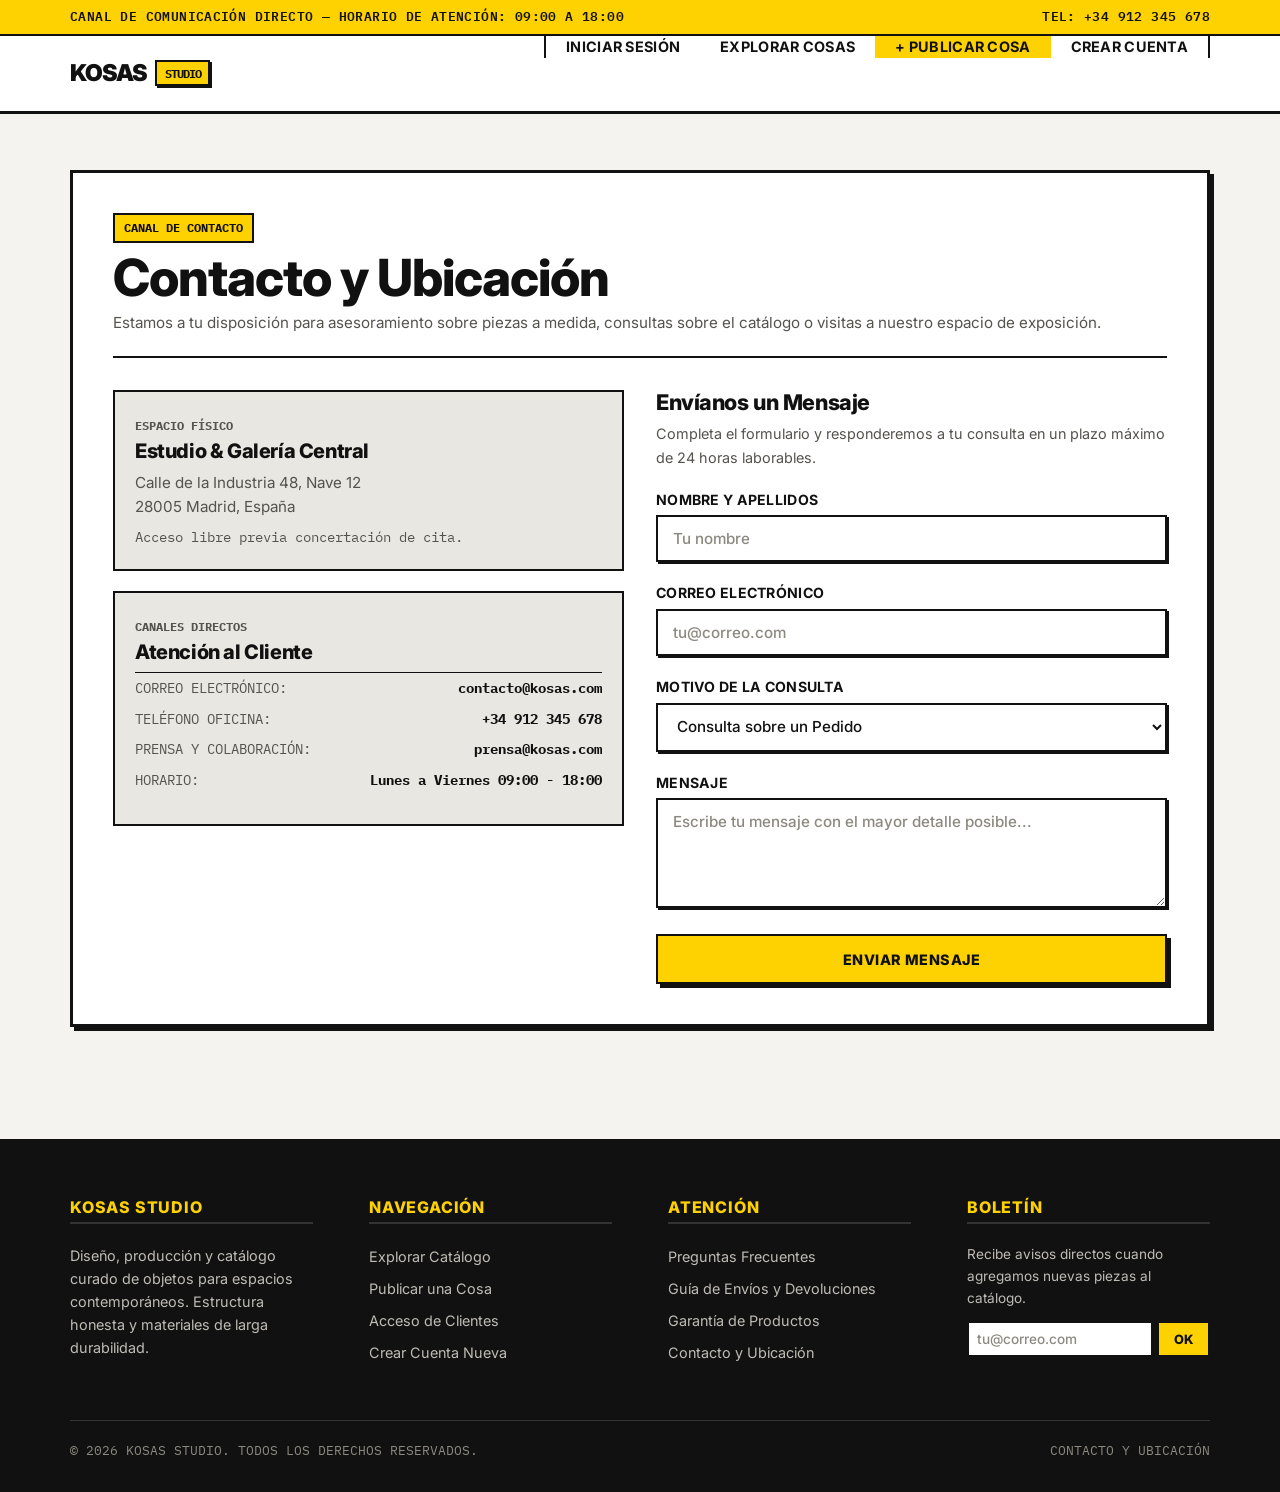
<file: views/pages/contacto.html>
<!DOCTYPE html>
<html lang="es">
<head>
  <meta charset="UTF-8">
  <meta name="viewport" content="width=device-width, initial-scale=1.0">
  <title>Contacto y Ubicación — KOSAS STUDIO</title>
  <meta name="description" content="Información de contacto, ubicación del estudio central y formulario de atención directa.">
  <link rel="stylesheet" href="../css/style.css">
</head>
<body>

  <aside class="top-notice">
    <div class="container top-notice-inner">
      <span>CANAL DE COMUNICACIÓN DIRECTO — HORARIO DE ATENCIÓN: 09:00 A 18:00</span>
      <span>TEL: +34 912 345 678</span>
    </div>
  </aside>

  <header class="navbar">
    <div class="container navbar-inner">
      <a href="../index.html" class="nav-brand">
        <span>KOSAS</span>
        <span class="nav-brand-badge">STUDIO</span>
      </a>

      <nav aria-label="Navegación del sitio">
        <ul class="nav-links">
          <li><a href="../index.html" class="nav-link">Iniciar Sesión</a></li>
          <li><a href="catalogo.html" class="nav-link">Explorar Cosas</a></li>
          <li><a href="agregar-cosa.html" class="nav-link highlight">+ Publicar Cosa</a></li>
          <li><a href="registro.html" class="nav-link">Crear Cuenta</a></li>
        </ul>
      </nav>
    </div>
  </header>

  <main class="main-content">
    <div class="container">

      <div class="info-content-card">
        <div class="info-header">
          <span class="tag tag-yellow">CANAL DE CONTACTO</span>
          <h1 style="margin-top: 0.35rem;">Contacto y Ubicación</h1>
          <p style="margin-top: 0.25rem;">
            Estamos a tu disposición para asesoramiento sobre piezas a medida, consultas sobre el catálogo o visitas a nuestro espacio de exposición.
          </p>
        </div>

        <div class="contact-layout">

          <div>
            <div class="contact-box">
              <span class="mono" style="font-size: 0.75rem; font-weight: 700; color: var(--color-text-muted);">ESPACIO FÍSICO</span>
              <h2 style="font-size: 1.25rem; margin: 0.25rem 0 0.5rem;">Estudio & Galería Central</h2>
              <p style="font-size: 0.95rem; margin-bottom: 0.5rem;">Calle de la Industria 48, Nave 12<br>28005 Madrid, España</p>
              <p class="mono" style="font-size: 0.85rem;">Acceso libre previa concertación de cita.</p>
            </div>

            <div class="contact-box">
              <span class="mono" style="font-size: 0.75rem; font-weight: 700; color: var(--color-text-muted);">CANALES DIRECTOS</span>
              <h2 style="font-size: 1.25rem; margin: 0.25rem 0 0.5rem;">Atención al Cliente</h2>
              <table class="specs-table" style="font-size: 0.88rem;">
                <tr><td>CORREO ELECTRÓNICO:</td><td>contacto@kosas.com</td></tr>
                <tr><td>TELÉFONO OFICINA:</td><td>+34 912 345 678</td></tr>
                <tr><td>PRENSA Y COLABORACIÓN:</td><td>prensa@kosas.com</td></tr>
                <tr><td>HORARIO:</td><td>Lunes a Viernes 09:00 - 18:00</td></tr>
              </table>
            </div>
          </div>

          <div>
            <h2 style="font-size: 1.35rem; margin-bottom: 0.5rem;">Envíanos un Mensaje</h2>
            <p style="font-size: 0.9rem; margin-bottom: var(--space-md);">
              Completa el formulario y responderemos a tu consulta en un plazo máximo de 24 horas laborables.
            </p>

            <form action="catalogo.html" method="GET">
              <div class="form-group">
                <label for="nombre-contacto" class="form-label">Nombre y Apellidos</label>
                <input type="text" id="nombre-contacto" name="nombre-contacto" class="form-input" placeholder="Tu nombre" required>
              </div>

              <div class="form-group">
                <label for="correo-contacto" class="form-label">Correo Electrónico</label>
                <input type="email" id="correo-contacto" name="correo-contacto" class="form-input" placeholder="tu@correo.com" required>
              </div>

              <div class="form-group">
                <label for="motivo" class="form-label">Motivo de la Consulta</label>
                <select id="motivo" name="motivo" class="form-input" style="cursor: pointer;">
                  <option value="pedido">Consulta sobre un Pedido</option>
                  <option value="producto">Información sobre una Pieza</option>
                  <option value="publicar">Propuesta de Publicación / Artesanía</option>
                  <option value="otro">Otro Asunto</option>
                </select>
              </div>

              <div class="form-group">
                <label for="mensaje" class="form-label">Mensaje</label>
                <textarea id="mensaje" name="mensaje" class="form-input" rows="4" placeholder="Escribe tu mensaje con el mayor detalle posible..." required></textarea>
              </div>

              <button type="submit" class="btn btn-primary btn-block" style="padding: 0.9rem;">
                Enviar Mensaje
              </button>
            </form>
          </div>

        </div>
      </div>

    </div>
  </main>

  <footer class="footer">
    <div class="container">
      <div class="footer-columns">
        <div class="footer-col">
          <h4>KOSAS STUDIO</h4>
          <p style="color: #bfbcb6; font-size: 0.9rem; line-height: 1.6;">
            Diseño, producción y catálogo curado de objetos para espacios contemporáneos. Estructura honesta y materiales de larga durabilidad.
          </p>
        </div>

        <div class="footer-col">
          <h4>NAVEGACIÓN</h4>
          <ul class="footer-links">
            <li><a href="catalogo.html" class="footer-link">Explorar Catálogo</a></li>
            <li><a href="agregar-cosa.html" class="footer-link">Publicar una Cosa</a></li>
            <li><a href="../index.html" class="footer-link">Acceso de Clientes</a></li>
            <li><a href="registro.html" class="footer-link">Crear Cuenta Nueva</a></li>
          </ul>
        </div>

        <div class="footer-col">
          <h4>ATENCIÓN</h4>
          <ul class="footer-links">
            <li><a href="faq.html" class="footer-link">Preguntas Frecuentes</a></li>
            <li><a href="envios-devoluciones.html" class="footer-link">Guía de Envíos y Devoluciones</a></li>
            <li><a href="garantia.html" class="footer-link">Garantía de Productos</a></li>
            <li><a href="contacto.html" class="footer-link">Contacto y Ubicación</a></li>
          </ul>
        </div>

        <div class="footer-col">
          <h4>BOLETÍN</h4>
          <p style="color: #bfbcb6; font-size: 0.85rem; margin-bottom: 0.75rem;">
            Recibe avisos directos cuando agregamos nuevas piezas al catálogo.
          </p>
          <div style="display: flex; gap: 0.25rem;">
            <input type="email" placeholder="tu@correo.com" class="form-input" style="padding: 0.5rem; font-size: 0.85rem;">
            <button class="btn btn-primary btn-sm" type="button">OK</button>
          </div>
        </div>
      </div>

      <div class="footer-bottom">
        <span>© 2026 KOSAS STUDIO. TODOS LOS DERECHOS RESERVADOS.</span>
        <span>CONTACTO Y UBICACIÓN</span>
      </div>
    </div>
  </footer>

</body>
</html>
</file>
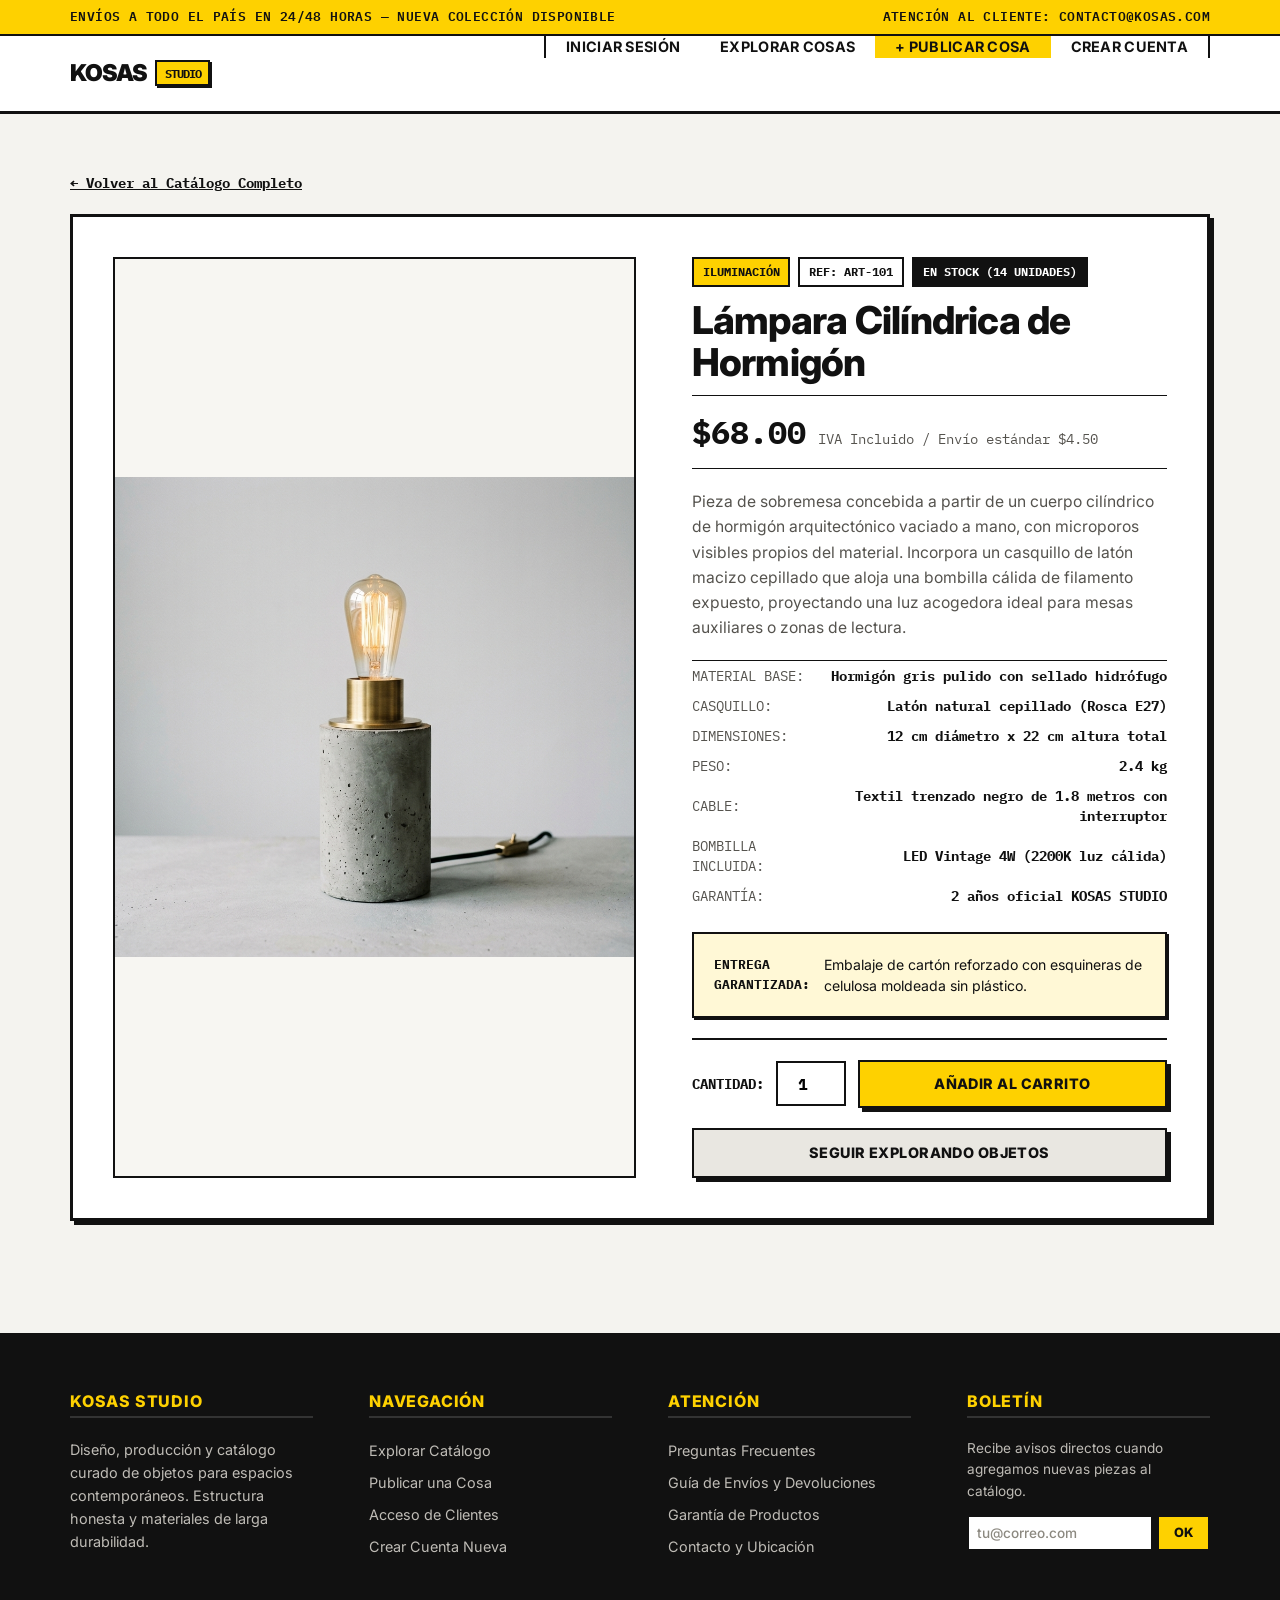
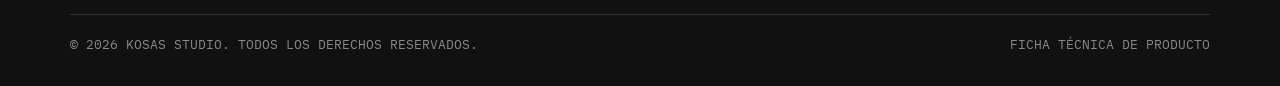
<file: views/pages/cosas-view-detalle.html>
<!DOCTYPE html>
<html lang="es">
<head>
  <meta charset="UTF-8">
  <meta name="viewport" content="width=device-width, initial-scale=1.0">
  <title>Lámpara Cilíndrica de Hormigón — KOSAS STUDIO</title>
  <meta name="description" content="Detalle de producto y especificaciones técnicas de la Lámpara Cilíndrica de Hormigón.">
  <link rel="stylesheet" href="../css/style.css">
</head>
<body>

  <aside class="top-notice">
    <div class="container top-notice-inner">
      <span>ENVÍOS A TODO EL PAÍS EN 24/48 HORAS — NUEVA COLECCIÓN DISPONIBLE</span>
      <span>ATENCIÓN AL CLIENTE: CONTACTO@KOSAS.COM</span>
    </div>
  </aside>

  <header class="navbar">
    <div class="container navbar-inner">
      <a href="../index.html" class="nav-brand">
        <span>KOSAS</span>
        <span class="nav-brand-badge">STUDIO</span>
      </a>

      <nav aria-label="Navegación del sitio">
        <ul class="nav-links">
          <li><a href="../index.html" class="nav-link">Iniciar Sesión</a></li>
          <li><a href="catalogo.html" class="nav-link">Explorar Cosas</a></li>
          <li><a href="agregar-cosa.html" class="nav-link highlight">+ Publicar Cosa</a></li>
          <li><a href="registro.html" class="nav-link">Crear Cuenta</a></li>
        </ul>
      </nav>
    </div>
  </header>

  <main class="main-content">
    <div class="container">

      <div style="margin-bottom: var(--space-md);">
        <a href="catalogo.html" class="mono" style="font-size: 0.85rem; font-weight: 700; text-decoration: underline;">
          ← Volver al Catálogo Completo
        </a>
      </div>

      <div class="detail-grid">

        <div class="detail-image-box">
          <img src="../img/lampara-hormigon.jpg" alt="Lámpara Cilíndrica de Hormigón" class="detail-main-img">
        </div>

        <div class="detail-info">
          <div>
            <div class="detail-header-tags">
              <span class="tag tag-yellow">ILUMINACIÓN</span>
              <span class="tag">REF: ART-101</span>
              <span class="tag tag-dark">EN STOCK (14 UNIDADES)</span>
            </div>

            <h1 class="detail-title">Lámpara Cilíndrica de Hormigón</h1>

            <div class="detail-price-strip">
              <span class="detail-price-main">$68.00</span>
              <span class="mono" style="font-size: 0.85rem; color: var(--color-text-muted);">IVA Incluido / Envío estándar $4.50</span>
            </div>

            <p class="detail-description">
              Pieza de sobremesa concebida a partir de un cuerpo cilíndrico de hormigón arquitectónico vaciado a mano, con microporos visibles propios del material. Incorpora un casquillo de latón macizo cepillado que aloja una bombilla cálida de filamento expuesto, proyectando una luz acogedora ideal para mesas auxiliares o zonas de lectura.
            </p>

            <table class="specs-table" style="font-size: 0.85rem; margin-bottom: var(--space-md);">
              <tr><td>MATERIAL BASE:</td><td>Hormigón gris pulido con sellado hidrófugo</td></tr>
              <tr><td>CASQUILLO:</td><td>Latón natural cepillado (Rosca E27)</td></tr>
              <tr><td>DIMENSIONES:</td><td>12 cm diámetro x 22 cm altura total</td></tr>
              <tr><td>PESO:</td><td>2.4 kg</td></tr>
              <tr><td>CABLE:</td><td>Textil trenzado negro de 1.8 metros con interruptor</td></tr>
              <tr><td>BOMBILLA INCLUIDA:</td><td>LED Vintage 4W (2200K luz cálida)</td></tr>
              <tr><td>GARANTÍA:</td><td>2 años oficial KOSAS STUDIO</td></tr>
            </table>

            <div class="callout-box" style="margin-bottom: var(--space-md);">
              <span class="mono" style="font-weight: 700; font-size: 0.8rem;">ENTREGA GARANTIZADA:</span>
              <span style="font-size: 0.88rem;">Embalaje de cartón reforzado con esquineras de celulosa moldeada sin plástico.</span>
            </div>
          </div>

          <div style="border-top: var(--border-main); padding-top: var(--space-md);">
            <div class="qty-control">
              <label for="cantidad" class="mono" style="font-size: 0.85rem; font-weight: 700;">CANTIDAD:</label>
              <input type="number" id="cantidad" name="cantidad" value="1" min="1" max="14" class="qty-input">
              <button type="button" class="btn btn-primary" style="flex: 1; padding: 0.85rem;">
                Añadir al Carrito
              </button>
            </div>
            <a href="catalogo.html" class="btn btn-block" style="background-color: var(--color-surface-muted);">
              Seguir Explorando Objetos
            </a>
          </div>

        </div>

      </div>

    </div>
  </main>

  <footer class="footer">
    <div class="container">
      <div class="footer-columns">
        <div class="footer-col">
          <h4>KOSAS STUDIO</h4>
          <p style="color: #bfbcb6; font-size: 0.9rem; line-height: 1.6;">
            Diseño, producción y catálogo curado de objetos para espacios contemporáneos. Estructura honesta y materiales de larga durabilidad.
          </p>
        </div>

        <div class="footer-col">
          <h4>NAVEGACIÓN</h4>
          <ul class="footer-links">
            <li><a href="catalogo.html" class="footer-link">Explorar Catálogo</a></li>
            <li><a href="agregar-cosa.html" class="footer-link">Publicar una Cosa</a></li>
            <li><a href="../index.html" class="footer-link">Acceso de Clientes</a></li>
            <li><a href="registro.html" class="footer-link">Crear Cuenta Nueva</a></li>
          </ul>
        </div>

        <div class="footer-col">
          <h4>ATENCIÓN</h4>
          <ul class="footer-links">
            <li><a href="faq.html" class="footer-link">Preguntas Frecuentes</a></li>
            <li><a href="envios-devoluciones.html" class="footer-link">Guía de Envíos y Devoluciones</a></li>
            <li><a href="garantia.html" class="footer-link">Garantía de Productos</a></li>
            <li><a href="contacto.html" class="footer-link">Contacto y Ubicación</a></li>
          </ul>
        </div>

        <div class="footer-col">
          <h4>BOLETÍN</h4>
          <p style="color: #bfbcb6; font-size: 0.85rem; margin-bottom: 0.75rem;">
            Recibe avisos directos cuando agregamos nuevas piezas al catálogo.
          </p>
          <div style="display: flex; gap: 0.25rem;">
            <input type="email" placeholder="tu@correo.com" class="form-input" style="padding: 0.5rem; font-size: 0.85rem;">
            <button class="btn btn-primary btn-sm" type="button">OK</button>
          </div>
        </div>
      </div>

      <div class="footer-bottom">
        <span>© 2026 KOSAS STUDIO. TODOS LOS DERECHOS RESERVADOS.</span>
        <span>FICHA TÉCNICA DE PRODUCTO</span>
      </div>
    </div>
  </footer>

</body>
</html>
</file>
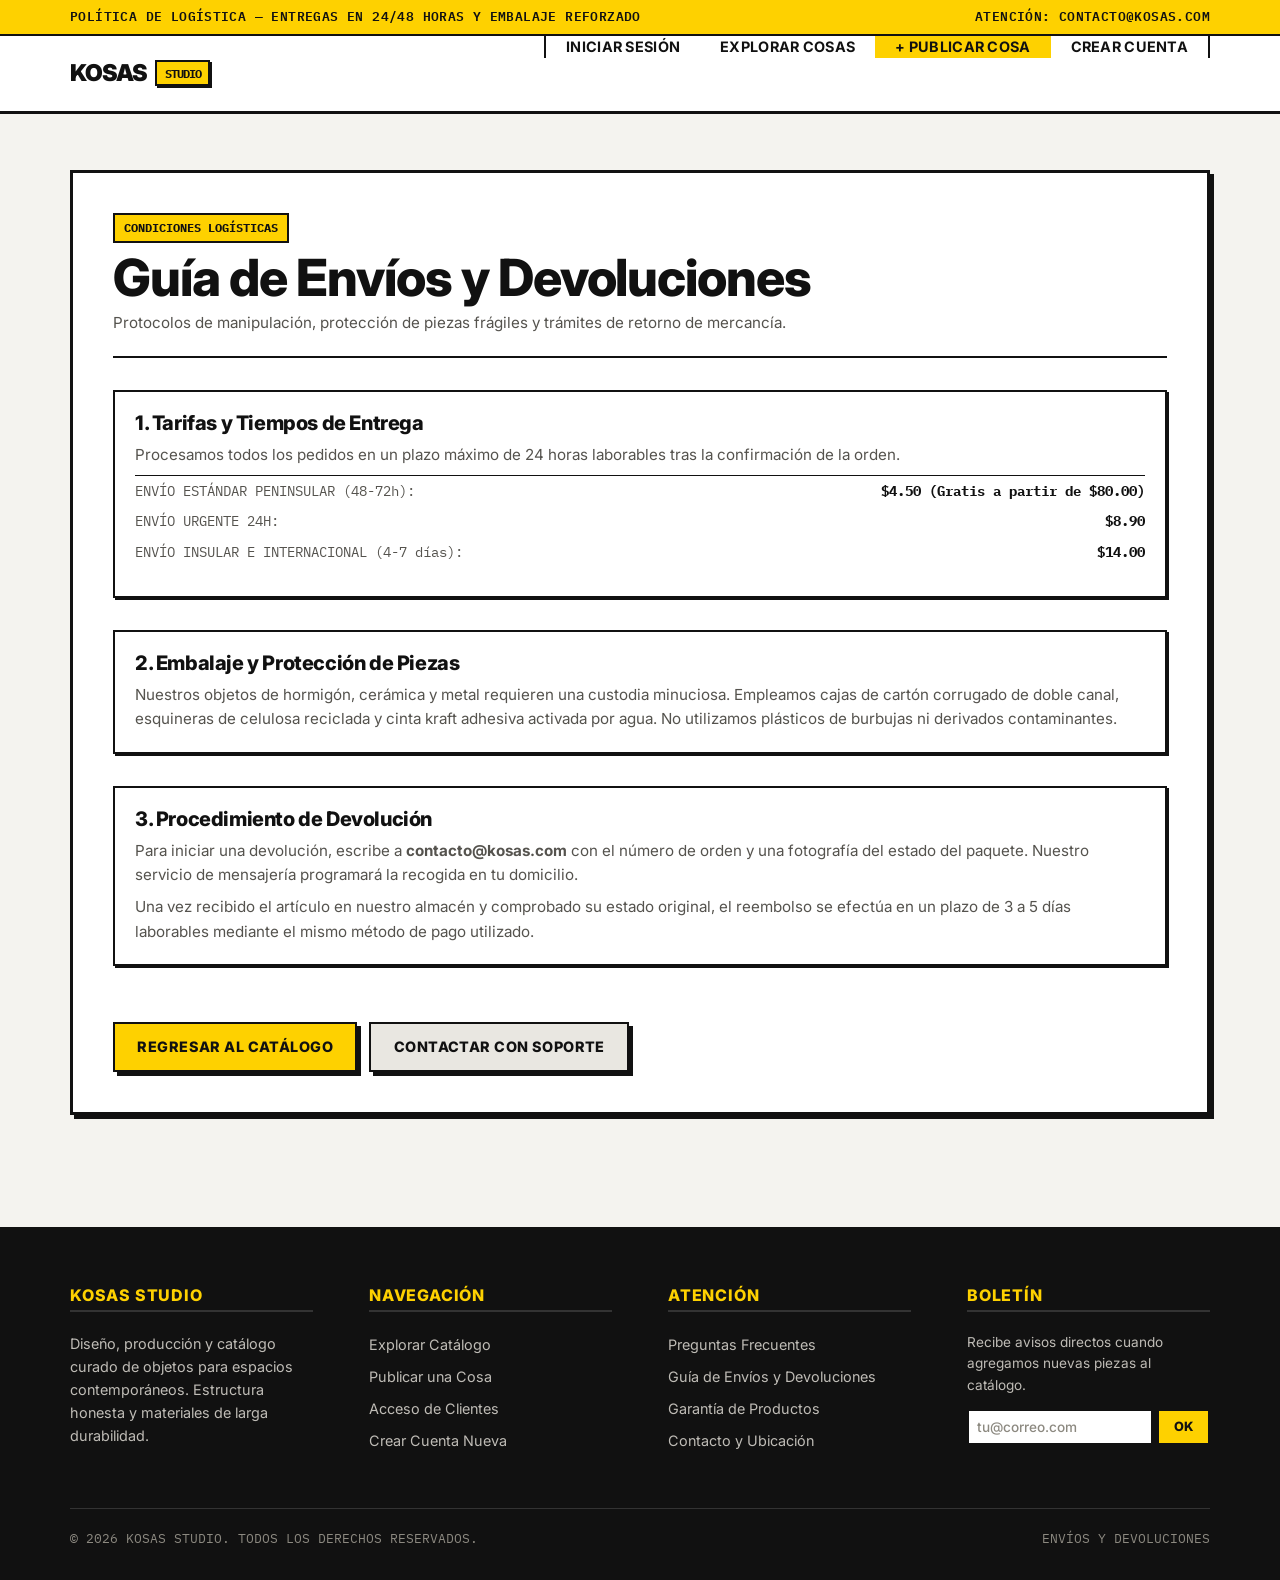
<file: views/pages/envios-devoluciones.html>
<!DOCTYPE html>
<html lang="es">
<head>
  <meta charset="UTF-8">
  <meta name="viewport" content="width=device-width, initial-scale=1.0">
  <title>Guía de Envíos y Devoluciones — KOSAS STUDIO</title>
  <meta name="description" content="Información detallada sobre tarifas, embalajes ecológicos y políticas de devolución en KOSAS STUDIO.">
  <link rel="stylesheet" href="../css/style.css">
</head>
<body>

  <aside class="top-notice">
    <div class="container top-notice-inner">
      <span>POLÍTICA DE LOGÍSTICA — ENTREGAS EN 24/48 HORAS Y EMBALAJE REFORZADO</span>
      <span>ATENCIÓN: CONTACTO@KOSAS.COM</span>
    </div>
  </aside>

  <header class="navbar">
    <div class="container navbar-inner">
      <a href="../index.html" class="nav-brand">
        <span>KOSAS</span>
        <span class="nav-brand-badge">STUDIO</span>
      </a>

      <nav aria-label="Navegación del sitio">
        <ul class="nav-links">
          <li><a href="../index.html" class="nav-link">Iniciar Sesión</a></li>
          <li><a href="catalogo.html" class="nav-link">Explorar Cosas</a></li>
          <li><a href="agregar-cosa.html" class="nav-link highlight">+ Publicar Cosa</a></li>
          <li><a href="registro.html" class="nav-link">Crear Cuenta</a></li>
        </ul>
      </nav>
    </div>
  </header>

  <main class="main-content">
    <div class="container">

      <div class="info-content-card">
        <div class="info-header">
          <span class="tag tag-yellow">CONDICIONES LOGÍSTICAS</span>
          <h1 style="margin-top: 0.35rem;">Guía de Envíos y Devoluciones</h1>
          <p style="margin-top: 0.25rem;">
            Protocolos de manipulación, protección de piezas frágiles y trámites de retorno de mercancía.
          </p>
        </div>

        <div style="display: flex; flex-direction: column; gap: var(--space-lg);">
          <div class="faq-card">
            <h2 style="font-size: 1.25rem; margin-bottom: 0.5rem;">1. Tarifas y Tiempos de Entrega</h2>
            <p style="margin-bottom: 0.5rem;">Procesamos todos los pedidos en un plazo máximo de 24 horas laborables tras la confirmación de la orden.</p>
            <table class="specs-table" style="font-size: 0.88rem;">
              <tr><td>ENVÍO ESTÁNDAR PENINSULAR (48-72h):</td><td>$4.50 (Gratis a partir de $80.00)</td></tr>
              <tr><td>ENVÍO URGENTE 24H:</td><td>$8.90</td></tr>
              <tr><td>ENVÍO INSULAR E INTERNACIONAL (4-7 días):</td><td>$14.00</td></tr>
            </table>
          </div>

          <div class="faq-card">
            <h2 style="font-size: 1.25rem; margin-bottom: 0.5rem;">2. Embalaje y Protección de Piezas</h2>
            <p>
              Nuestros objetos de hormigón, cerámica y metal requieren una custodia minuciosa. Empleamos cajas de cartón corrugado de doble canal, esquineras de celulosa reciclada y cinta kraft adhesiva activada por agua. No utilizamos plásticos de burbujas ni derivados contaminantes.
            </p>
          </div>

          <div class="faq-card">
            <h2 style="font-size: 1.25rem; margin-bottom: 0.5rem;">3. Procedimiento de Devolución</h2>
            <p style="margin-bottom: 0.5rem;">
              Para iniciar una devolución, escribe a <strong>contacto@kosas.com</strong> con el número de orden y una fotografía del estado del paquete. Nuestro servicio de mensajería programará la recogida en tu domicilio.
            </p>
            <p>
              Una vez recibido el artículo en nuestro almacén y comprobado su estado original, el reembolso se efectúa en un plazo de 3 a 5 días laborables mediante el mismo método de pago utilizado.
            </p>
          </div>
        </div>

        <div style="margin-top: var(--space-xl); display: flex; gap: var(--space-sm); flex-wrap: wrap;">
          <a href="catalogo.html" class="btn btn-primary">Regresar al Catálogo</a>
          <a href="contacto.html" class="btn" style="background-color: var(--color-surface-muted);">Contactar con Soporte</a>
        </div>
      </div>

    </div>
  </main>

  <footer class="footer">
    <div class="container">
      <div class="footer-columns">
        <div class="footer-col">
          <h4>KOSAS STUDIO</h4>
          <p style="color: #bfbcb6; font-size: 0.9rem; line-height: 1.6;">
            Diseño, producción y catálogo curado de objetos para espacios contemporáneos. Estructura honesta y materiales de larga durabilidad.
          </p>
        </div>

        <div class="footer-col">
          <h4>NAVEGACIÓN</h4>
          <ul class="footer-links">
            <li><a href="catalogo.html" class="footer-link">Explorar Catálogo</a></li>
            <li><a href="agregar-cosa.html" class="footer-link">Publicar una Cosa</a></li>
            <li><a href="../index.html" class="footer-link">Acceso de Clientes</a></li>
            <li><a href="registro.html" class="footer-link">Crear Cuenta Nueva</a></li>
          </ul>
        </div>

        <div class="footer-col">
          <h4>ATENCIÓN</h4>
          <ul class="footer-links">
            <li><a href="faq.html" class="footer-link">Preguntas Frecuentes</a></li>
            <li><a href="envios-devoluciones.html" class="footer-link">Guía de Envíos y Devoluciones</a></li>
            <li><a href="garantia.html" class="footer-link">Garantía de Productos</a></li>
            <li><a href="contacto.html" class="footer-link">Contacto y Ubicación</a></li>
          </ul>
        </div>

        <div class="footer-col">
          <h4>BOLETÍN</h4>
          <p style="color: #bfbcb6; font-size: 0.85rem; margin-bottom: 0.75rem;">
            Recibe avisos directos cuando agregamos nuevas piezas al catálogo.
          </p>
          <div style="display: flex; gap: 0.25rem;">
            <input type="email" placeholder="tu@correo.com" class="form-input" style="padding: 0.5rem; font-size: 0.85rem;">
            <button class="btn btn-primary btn-sm" type="button">OK</button>
          </div>
        </div>
      </div>

      <div class="footer-bottom">
        <span>© 2026 KOSAS STUDIO. TODOS LOS DERECHOS RESERVADOS.</span>
        <span>ENVÍOS Y DEVOLUCIONES</span>
      </div>
    </div>
  </footer>

</body>
</html>
</file>
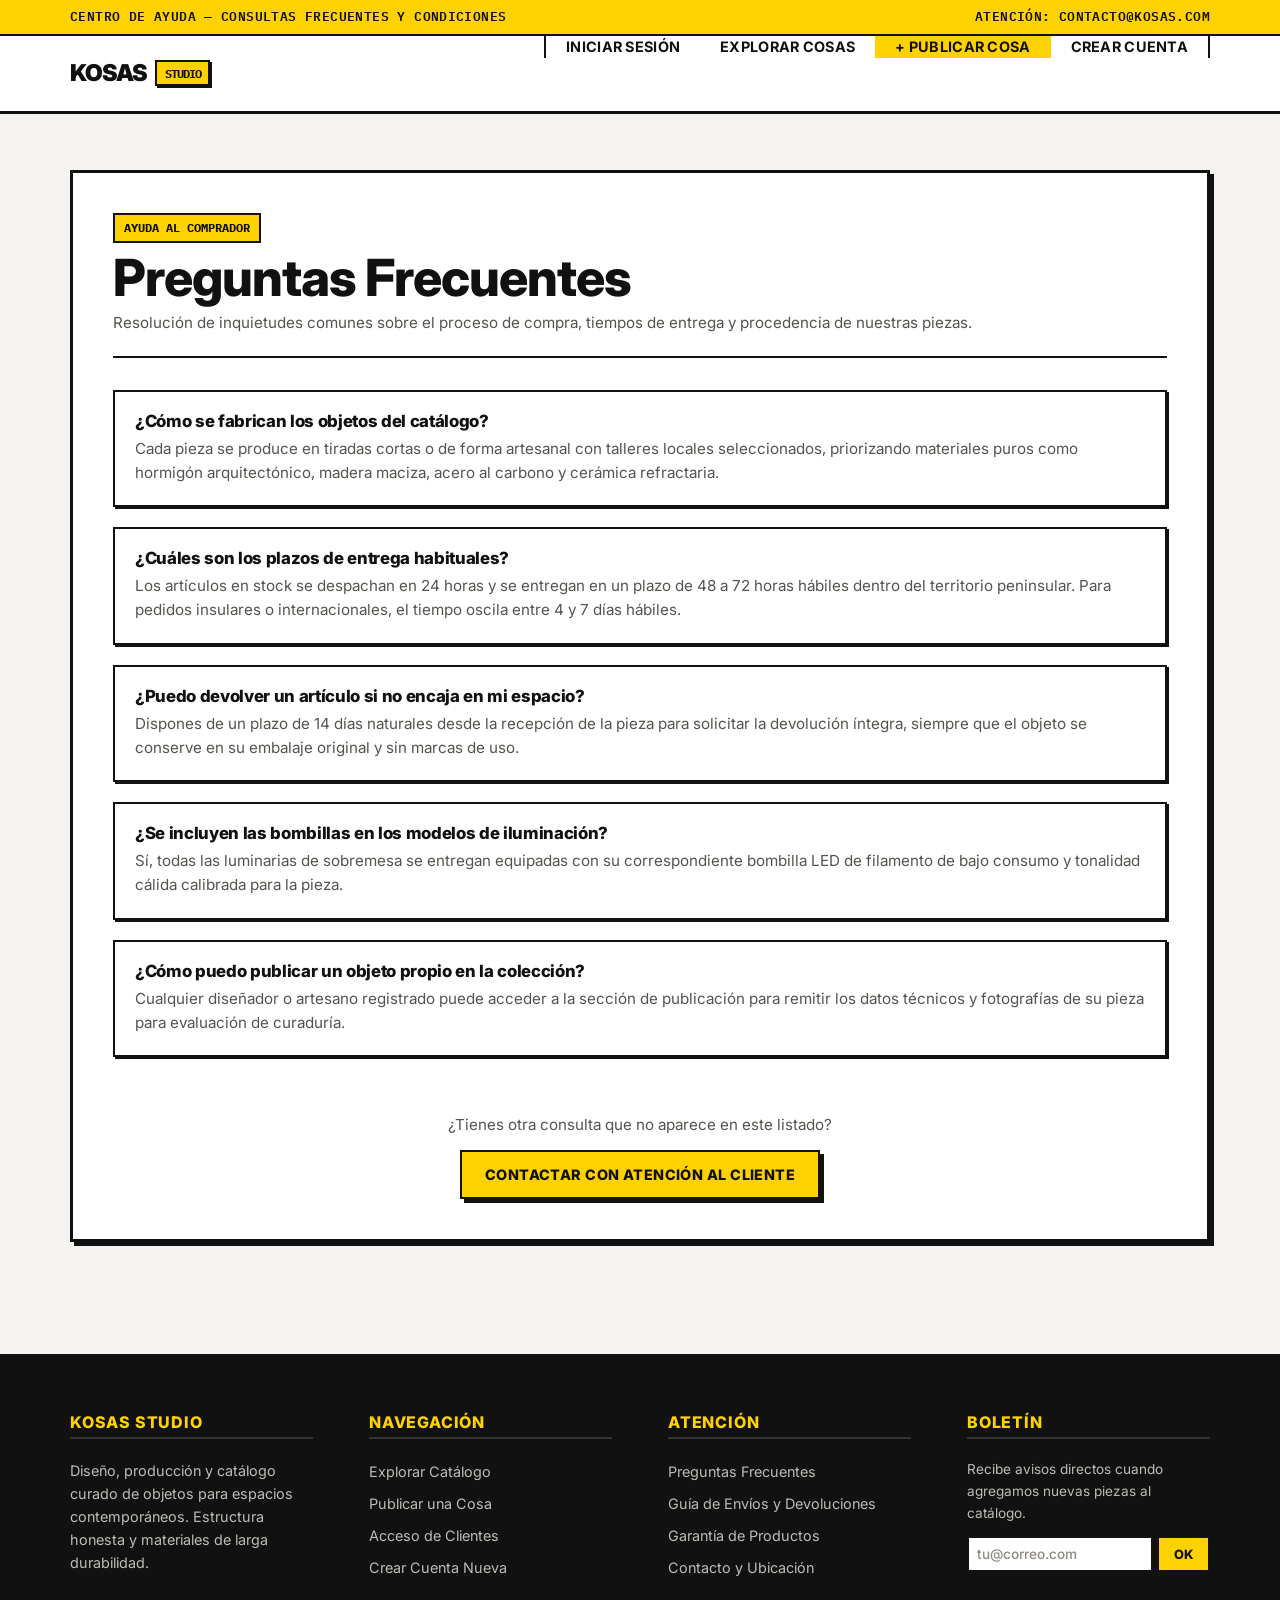
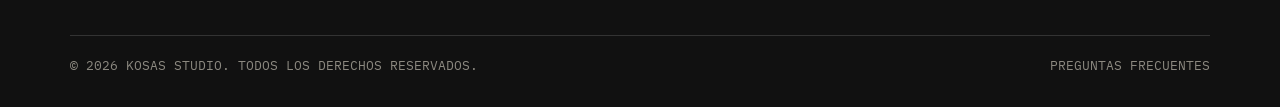
<file: views/pages/faq.html>
<!DOCTYPE html>
<html lang="es">
<head>
  <meta charset="UTF-8">
  <meta name="viewport" content="width=device-width, initial-scale=1.0">
  <title>Preguntas Frecuentes — KOSAS STUDIO</title>
  <meta name="description" content="Respuestas a dudas habituales sobre pedidos, materiales y catálogo de KOSAS STUDIO.">
  <link rel="stylesheet" href="../css/style.css">
</head>
<body>

  <aside class="top-notice">
    <div class="container top-notice-inner">
      <span>CENTRO DE AYUDA — CONSULTAS FRECUENTES Y CONDICIONES</span>
      <span>ATENCIÓN: CONTACTO@KOSAS.COM</span>
    </div>
  </aside>

  <header class="navbar">
    <div class="container navbar-inner">
      <a href="../index.html" class="nav-brand">
        <span>KOSAS</span>
        <span class="nav-brand-badge">STUDIO</span>
      </a>

      <nav aria-label="Navegación del sitio">
        <ul class="nav-links">
          <li><a href="../index.html" class="nav-link">Iniciar Sesión</a></li>
          <li><a href="catalogo.html" class="nav-link">Explorar Cosas</a></li>
          <li><a href="agregar-cosa.html" class="nav-link highlight">+ Publicar Cosa</a></li>
          <li><a href="registro.html" class="nav-link">Crear Cuenta</a></li>
        </ul>
      </nav>
    </div>
  </header>

  <main class="main-content">
    <div class="container">

      <div class="info-content-card">
        <div class="info-header">
          <span class="tag tag-yellow">AYUDA AL COMPRADOR</span>
          <h1 style="margin-top: 0.35rem;">Preguntas Frecuentes</h1>
          <p style="margin-top: 0.25rem;">
            Resolución de inquietudes comunes sobre el proceso de compra, tiempos de entrega y procedencia de nuestras piezas.
          </p>
        </div>

        <div class="faq-group">
          <div class="faq-card">
            <h3>¿Cómo se fabrican los objetos del catálogo?</h3>
            <p>Cada pieza se produce en tiradas cortas o de forma artesanal con talleres locales seleccionados, priorizando materiales puros como hormigón arquitectónico, madera maciza, acero al carbono y cerámica refractaria.</p>
          </div>

          <div class="faq-card">
            <h3>¿Cuáles son los plazos de entrega habituales?</h3>
            <p>Los artículos en stock se despachan en 24 horas y se entregan en un plazo de 48 a 72 horas hábiles dentro del territorio peninsular. Para pedidos insulares o internacionales, el tiempo oscila entre 4 y 7 días hábiles.</p>
          </div>

          <div class="faq-card">
            <h3>¿Puedo devolver un artículo si no encaja en mi espacio?</h3>
            <p>Dispones de un plazo de 14 días naturales desde la recepción de la pieza para solicitar la devolución íntegra, siempre que el objeto se conserve en su embalaje original y sin marcas de uso.</p>
          </div>

          <div class="faq-card">
            <h3>¿Se incluyen las bombillas en los modelos de iluminación?</h3>
            <p>Sí, todas las luminarias de sobremesa se entregan equipadas con su correspondiente bombilla LED de filamento de bajo consumo y tonalidad cálida calibrada para la pieza.</p>
          </div>

          <div class="faq-card">
            <h3>¿Cómo puedo publicar un objeto propio en la colección?</h3>
            <p>Cualquier diseñador o artesano registrado puede acceder a la sección de publicación para remitir los datos técnicos y fotografías de su pieza para evaluación de curaduría.</p>
          </div>
        </div>

        <div style="margin-top: var(--space-xl); text-align: center;">
          <p style="margin-bottom: var(--space-sm);">¿Tienes otra consulta que no aparece en este listado?</p>
          <a href="contacto.html" class="btn btn-primary">Contactar con Atención al Cliente</a>
        </div>
      </div>

    </div>
  </main>

  <footer class="footer">
    <div class="container">
      <div class="footer-columns">
        <div class="footer-col">
          <h4>KOSAS STUDIO</h4>
          <p style="color: #bfbcb6; font-size: 0.9rem; line-height: 1.6;">
            Diseño, producción y catálogo curado de objetos para espacios contemporáneos. Estructura honesta y materiales de larga durabilidad.
          </p>
        </div>

        <div class="footer-col">
          <h4>NAVEGACIÓN</h4>
          <ul class="footer-links">
            <li><a href="catalogo.html" class="footer-link">Explorar Catálogo</a></li>
            <li><a href="agregar-cosa.html" class="footer-link">Publicar una Cosa</a></li>
            <li><a href="../index.html" class="footer-link">Acceso de Clientes</a></li>
            <li><a href="registro.html" class="footer-link">Crear Cuenta Nueva</a></li>
          </ul>
        </div>

        <div class="footer-col">
          <h4>ATENCIÓN</h4>
          <ul class="footer-links">
            <li><a href="faq.html" class="footer-link">Preguntas Frecuentes</a></li>
            <li><a href="envios-devoluciones.html" class="footer-link">Guía de Envíos y Devoluciones</a></li>
            <li><a href="garantia.html" class="footer-link">Garantía de Productos</a></li>
            <li><a href="contacto.html" class="footer-link">Contacto y Ubicación</a></li>
          </ul>
        </div>

        <div class="footer-col">
          <h4>BOLETÍN</h4>
          <p style="color: #bfbcb6; font-size: 0.85rem; margin-bottom: 0.75rem;">
            Recibe avisos directos cuando agregamos nuevas piezas al catálogo.
          </p>
          <div style="display: flex; gap: 0.25rem;">
            <input type="email" placeholder="tu@correo.com" class="form-input" style="padding: 0.5rem; font-size: 0.85rem;">
            <button class="btn btn-primary btn-sm" type="button">OK</button>
          </div>
        </div>
      </div>

      <div class="footer-bottom">
        <span>© 2026 KOSAS STUDIO. TODOS LOS DERECHOS RESERVADOS.</span>
        <span>PREGUNTAS FRECUENTES</span>
      </div>
    </div>
  </footer>

</body>
</html>
</file>
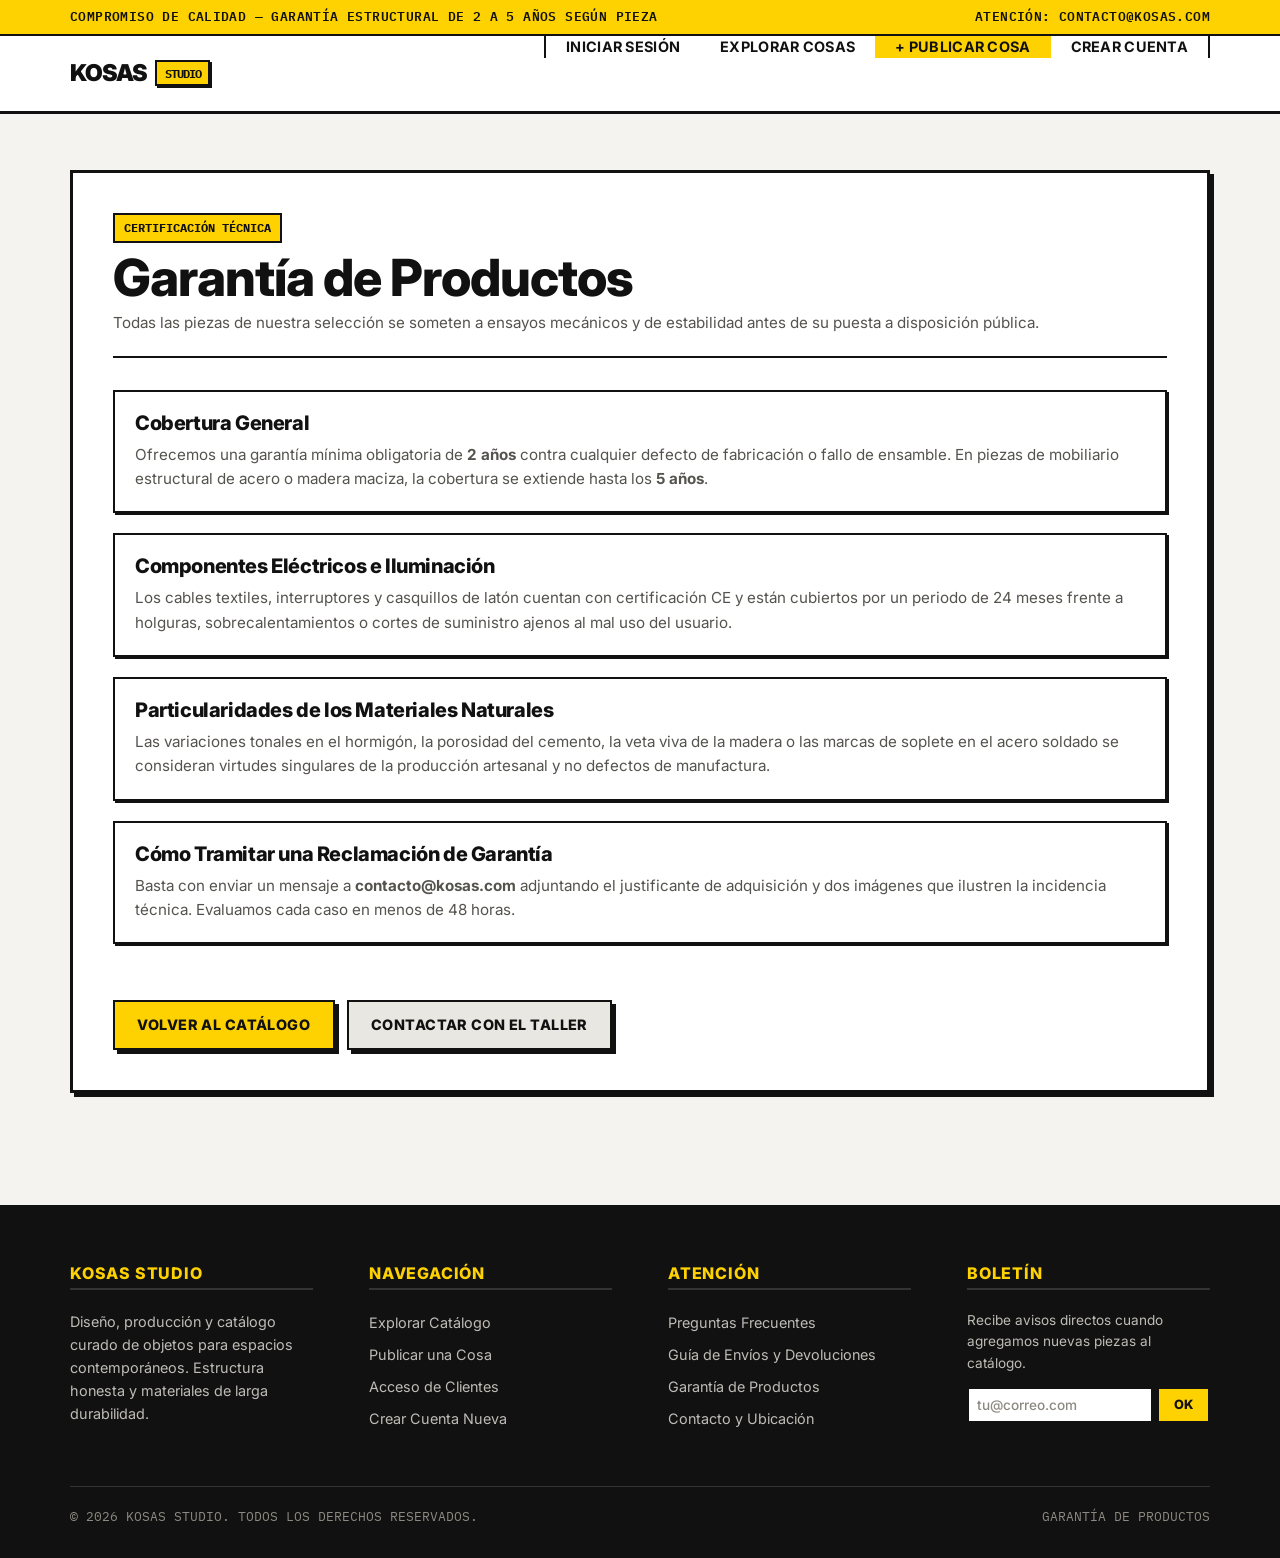
<file: views/pages/garantia.html>
<!DOCTYPE html>
<html lang="es">
<head>
  <meta charset="UTF-8">
  <meta name="viewport" content="width=device-width, initial-scale=1.0">
  <title>Garantía de Productos — KOSAS STUDIO</title>
  <meta name="description" content="Términos y cobertura de garantía técnica para todos los objetos del catálogo de KOSAS STUDIO.">
  <link rel="stylesheet" href="../css/style.css">
</head>
<body>

  <aside class="top-notice">
    <div class="container top-notice-inner">
      <span>COMPROMISO DE CALIDAD — GARANTÍA ESTRUCTURAL DE 2 A 5 AÑOS SEGÚN PIEZA</span>
      <span>ATENCIÓN: CONTACTO@KOSAS.COM</span>
    </div>
  </aside>

  <header class="navbar">
    <div class="container navbar-inner">
      <a href="../index.html" class="nav-brand">
        <span>KOSAS</span>
        <span class="nav-brand-badge">STUDIO</span>
      </a>

      <nav aria-label="Navegación del sitio">
        <ul class="nav-links">
          <li><a href="../index.html" class="nav-link">Iniciar Sesión</a></li>
          <li><a href="catalogo.html" class="nav-link">Explorar Cosas</a></li>
          <li><a href="agregar-cosa.html" class="nav-link highlight">+ Publicar Cosa</a></li>
          <li><a href="registro.html" class="nav-link">Crear Cuenta</a></li>
        </ul>
      </nav>
    </div>
  </header>

  <main class="main-content">
    <div class="container">

      <div class="info-content-card">
        <div class="info-header">
          <span class="tag tag-yellow">CERTIFICACIÓN TÉCNICA</span>
          <h1 style="margin-top: 0.35rem;">Garantía de Productos</h1>
          <p style="margin-top: 0.25rem;">
            Todas las piezas de nuestra selección se someten a ensayos mecánicos y de estabilidad antes de su puesta a disposición pública.
          </p>
        </div>

        <div style="display: flex; flex-direction: column; gap: var(--space-md);">
          <div class="faq-card">
            <h2 style="font-size: 1.25rem; margin-bottom: 0.5rem;">Cobertura General</h2>
            <p>
              Ofrecemos una garantía mínima obligatoria de <strong>2 años</strong> contra cualquier defecto de fabricación o fallo de ensamble. En piezas de mobiliario estructural de acero o madera maciza, la cobertura se extiende hasta los <strong>5 años</strong>.
            </p>
          </div>

          <div class="faq-card">
            <h2 style="font-size: 1.25rem; margin-bottom: 0.5rem;">Componentes Eléctricos e Iluminación</h2>
            <p>
              Los cables textiles, interruptores y casquillos de latón cuentan con certificación CE y están cubiertos por un periodo de 24 meses frente a holguras, sobrecalentamientos o cortes de suministro ajenos al mal uso del usuario.
            </p>
          </div>

          <div class="faq-card">
            <h2 style="font-size: 1.25rem; margin-bottom: 0.5rem;">Particularidades de los Materiales Naturales</h2>
            <p>
              Las variaciones tonales en el hormigón, la porosidad del cemento, la veta viva de la madera o las marcas de soplete en el acero soldado se consideran virtudes singulares de la producción artesanal y no defectos de manufactura.
            </p>
          </div>

          <div class="faq-card">
            <h2 style="font-size: 1.25rem; margin-bottom: 0.5rem;">Cómo Tramitar una Reclamación de Garantía</h2>
            <p>
              Basta con enviar un mensaje a <strong>contacto@kosas.com</strong> adjuntando el justificante de adquisición y dos imágenes que ilustren la incidencia técnica. Evaluamos cada caso en menos de 48 horas.
            </p>
          </div>
        </div>

        <div style="margin-top: var(--space-xl); display: flex; gap: var(--space-sm); flex-wrap: wrap;">
          <a href="catalogo.html" class="btn btn-primary">Volver al Catálogo</a>
          <a href="contacto.html" class="btn" style="background-color: var(--color-surface-muted);">Contactar con el Taller</a>
        </div>
      </div>

    </div>
  </main>

  <footer class="footer">
    <div class="container">
      <div class="footer-columns">
        <div class="footer-col">
          <h4>KOSAS STUDIO</h4>
          <p style="color: #bfbcb6; font-size: 0.9rem; line-height: 1.6;">
            Diseño, producción y catálogo curado de objetos para espacios contemporáneos. Estructura honesta y materiales de larga durabilidad.
          </p>
        </div>

        <div class="footer-col">
          <h4>NAVEGACIÓN</h4>
          <ul class="footer-links">
            <li><a href="catalogo.html" class="footer-link">Explorar Catálogo</a></li>
            <li><a href="agregar-cosa.html" class="footer-link">Publicar una Cosa</a></li>
            <li><a href="../index.html" class="footer-link">Acceso de Clientes</a></li>
            <li><a href="registro.html" class="footer-link">Crear Cuenta Nueva</a></li>
          </ul>
        </div>

        <div class="footer-col">
          <h4>ATENCIÓN</h4>
          <ul class="footer-links">
            <li><a href="faq.html" class="footer-link">Preguntas Frecuentes</a></li>
            <li><a href="envios-devoluciones.html" class="footer-link">Guía de Envíos y Devoluciones</a></li>
            <li><a href="garantia.html" class="footer-link">Garantía de Productos</a></li>
            <li><a href="contacto.html" class="footer-link">Contacto y Ubicación</a></li>
          </ul>
        </div>

        <div class="footer-col">
          <h4>BOLETÍN</h4>
          <p style="color: #bfbcb6; font-size: 0.85rem; margin-bottom: 0.75rem;">
            Recibe avisos directos cuando agregamos nuevas piezas al catálogo.
          </p>
          <div style="display: flex; gap: 0.25rem;">
            <input type="email" placeholder="tu@correo.com" class="form-input" style="padding: 0.5rem; font-size: 0.85rem;">
            <button class="btn btn-primary btn-sm" type="button">OK</button>
          </div>
        </div>
      </div>

      <div class="footer-bottom">
        <span>© 2026 KOSAS STUDIO. TODOS LOS DERECHOS RESERVADOS.</span>
        <span>GARANTÍA DE PRODUCTOS</span>
      </div>
    </div>
  </footer>

</body>
</html>
</file>
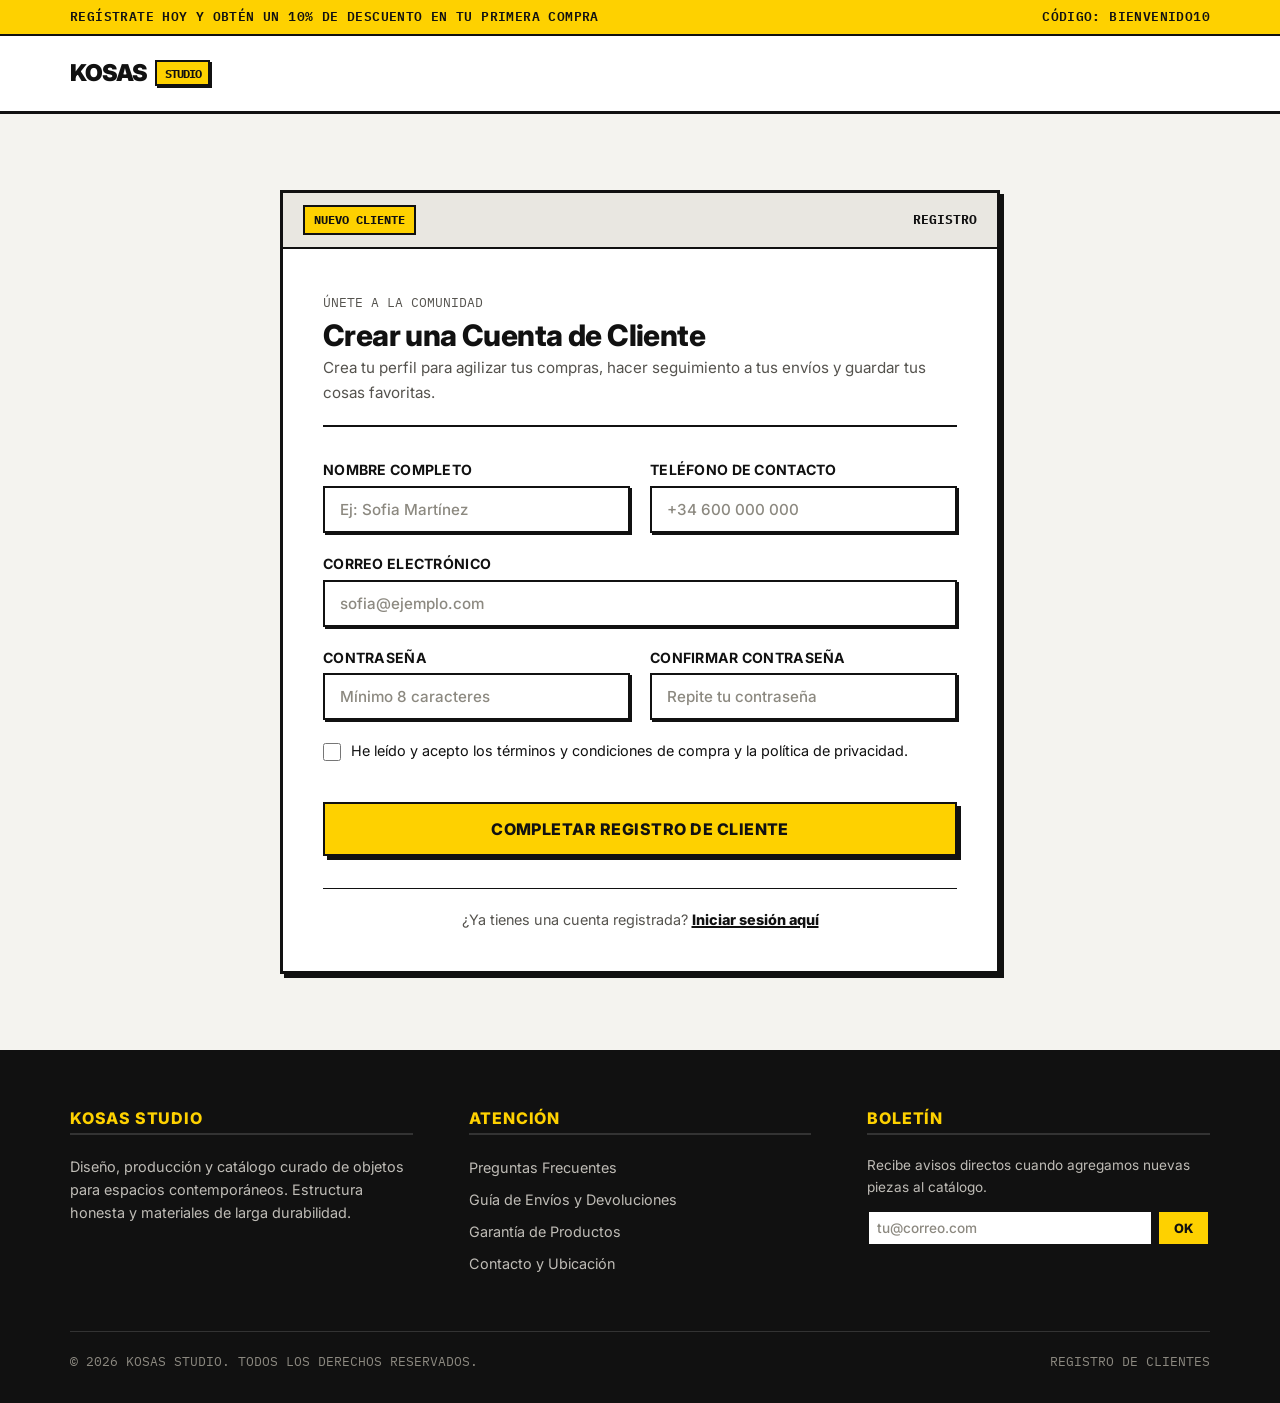
<file: views/pages/usuario-view-registro.html>
<!DOCTYPE html>
<html lang="es">
<head>
  <meta charset="UTF-8">
  <meta name="viewport" content="width=device-width, initial-scale=1.0">
  <title>Crear Cuenta — KOSAS STUDIO</title>
  <meta name="description" content="Regístrate como cliente en KOSAS para acceder a lanzamientos exclusivos y guardar tus objetos favoritos.">
  <link rel="stylesheet" href="../css/style.css">
</head>
<body>

  <aside class="top-notice">
    <div class="container top-notice-inner">
      <span>REGÍSTRATE HOY Y OBTÉN UN 10% DE DESCUENTO EN TU PRIMERA COMPRA</span>
      <span>CÓDIGO: BIENVENIDO10</span>
    </div>
  </aside>

  <header class="navbar">
    <div class="container navbar-inner">
      <a href="../../index.html" class="nav-brand">
        <span>KOSAS</span>
        <span class="nav-brand-badge">STUDIO</span>
      </a>
    </div>
  </header>

  <main class="main-content">
    <div class="container panel-wrapper">

      <div class="form-panel-wide b-card">
        
        <div class="card-header">
          <span class="tag tag-yellow">NUEVO CLIENTE</span>
          <span class="mono" style="font-size: 0.8rem; font-weight: 700;">REGISTRO</span>
        </div>

        <div class="card-body" style="padding: clamp(1.5rem, 3.5vw, 2.5rem);">
          
          <div class="form-header-area">
            <span class="mono" style="font-size: 0.8rem; color: var(--color-text-muted);">ÚNETE A LA COMUNIDAD</span>
            <h1>Crear una Cuenta de Cliente</h1>
            <p style="margin-top: 0.25rem;">
              Crea tu perfil para agilizar tus compras, hacer seguimiento a tus envíos y guardar tus cosas favoritas.
            </p>
          </div>

          <form action="../index.html" method="GET">
            
            <div class="form-grid-2">
              <div class="form-group">
                <label for="nombre" class="form-label">Nombre Completo</label>
                <input 
                  type="text" 
                  id="nombre" 
                  name="nombre" 
                  class="form-input" 
                  placeholder="Ej: Sofia Martínez" 
                  required
                >
              </div>

              <div class="form-group">
                <label for="telefono" class="form-label">Teléfono de Contacto</label>
                <input 
                  type="tel" 
                  id="telefono" 
                  name="telefono" 
                  class="form-input mono" 
                  placeholder="+34 600 000 000"
                >
              </div>
            </div>

            <div class="form-group">
              <label for="correo" class="form-label">Correo Electrónico</label>
              <input 
                type="email" 
                id="correo" 
                name="correo" 
                class="form-input" 
                placeholder="sofia@ejemplo.com" 
                required
              >
            </div>

            <div class="form-grid-2">
              <div class="form-group">
                <label for="pass1" class="form-label">Contraseña</label>
                <input 
                  type="password" 
                  id="pass1" 
                  name="pass1" 
                  class="form-input" 
                  placeholder="Mínimo 8 caracteres" 
                  required
                >
              </div>

              <div class="form-group">
                <label for="pass2" class="form-label">Confirmar Contraseña</label>
                <input 
                  type="password" 
                  id="pass2" 
                  name="pass2" 
                  class="form-input" 
                  placeholder="Repite tu contraseña" 
                  required
                >
              </div>
            </div>

            <div class="form-group">
              <label class="form-check">
                <input type="checkbox" name="terminos" required>
                <span>He leído y acepto los términos y condiciones de compra y la política de privacidad.</span>
              </label>
            </div>

            <button type="submit" class="btn btn-primary btn-block" style="padding: 0.95rem; margin-top: var(--space-md); font-size: 1rem;">
              Completar Registro de Cliente
            </button>

          </form>

          <div class="form-footer-nav">
            ¿Ya tienes una cuenta registrada? 
            <a href="../../index.html">Iniciar sesión aquí</a>
          </div>

        </div>

      </div>

    </div>
  </main>

  <footer class="footer">
    <div class="container">
      <div class="footer-columns">
        <div class="footer-col">
          <h4>KOSAS STUDIO</h4>
          <p style="color: #bfbcb6; font-size: 0.9rem; line-height: 1.6;">
            Diseño, producción y catálogo curado de objetos para espacios contemporáneos. Estructura honesta y materiales de larga durabilidad.
          </p>
        </div>

        <div class="footer-col">
          <h4>ATENCIÓN</h4>
          <ul class="footer-links">
            <li><a href="faq.html" class="footer-link">Preguntas Frecuentes</a></li>
            <li><a href="envios-devoluciones.html" class="footer-link">Guía de Envíos y Devoluciones</a></li>
            <li><a href="garantia.html" class="footer-link">Garantía de Productos</a></li>
            <li><a href="contacto.html" class="footer-link">Contacto y Ubicación</a></li>
          </ul>
        </div>

        <div class="footer-col">
          <h4>BOLETÍN</h4>
          <p style="color: #bfbcb6; font-size: 0.85rem; margin-bottom: 0.75rem;">
            Recibe avisos directos cuando agregamos nuevas piezas al catálogo.
          </p>
          <div style="display: flex; gap: 0.25rem;">
            <input type="email" placeholder="tu@correo.com" class="form-input" style="padding: 0.5rem; font-size: 0.85rem;">
            <button class="btn btn-primary btn-sm" type="button">OK</button>
          </div>
        </div>
      </div>

      <div class="footer-bottom">
        <span>© 2026 KOSAS STUDIO. TODOS LOS DERECHOS RESERVADOS.</span>
        <span>REGISTRO DE CLIENTES</span>
      </div>
    </div>
  </footer>
  <script src="../../controllers/UsuarioController.js"></script>
</body>
</html>
</file>
<file: views/css/style.css>
@import url('./base.css');
@import url('./components.css');
@import url('./pages.css');
</file>
